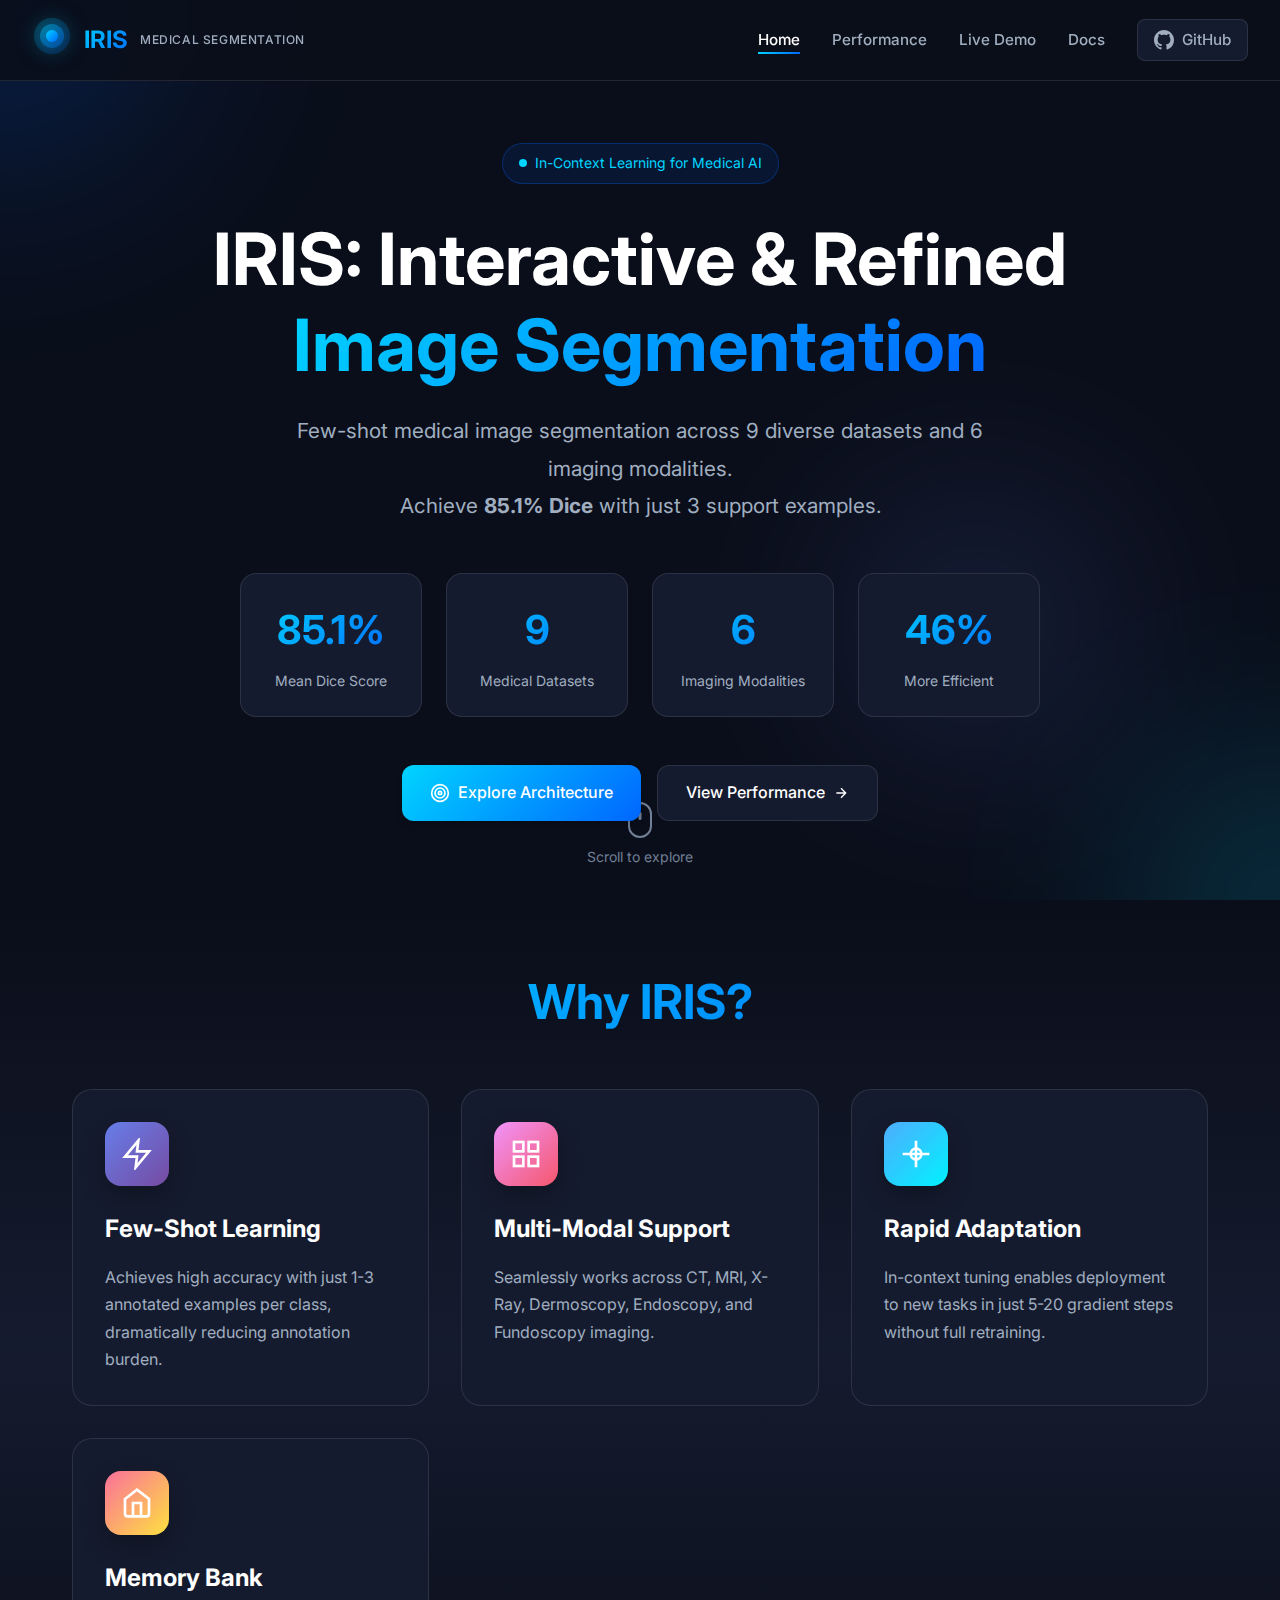
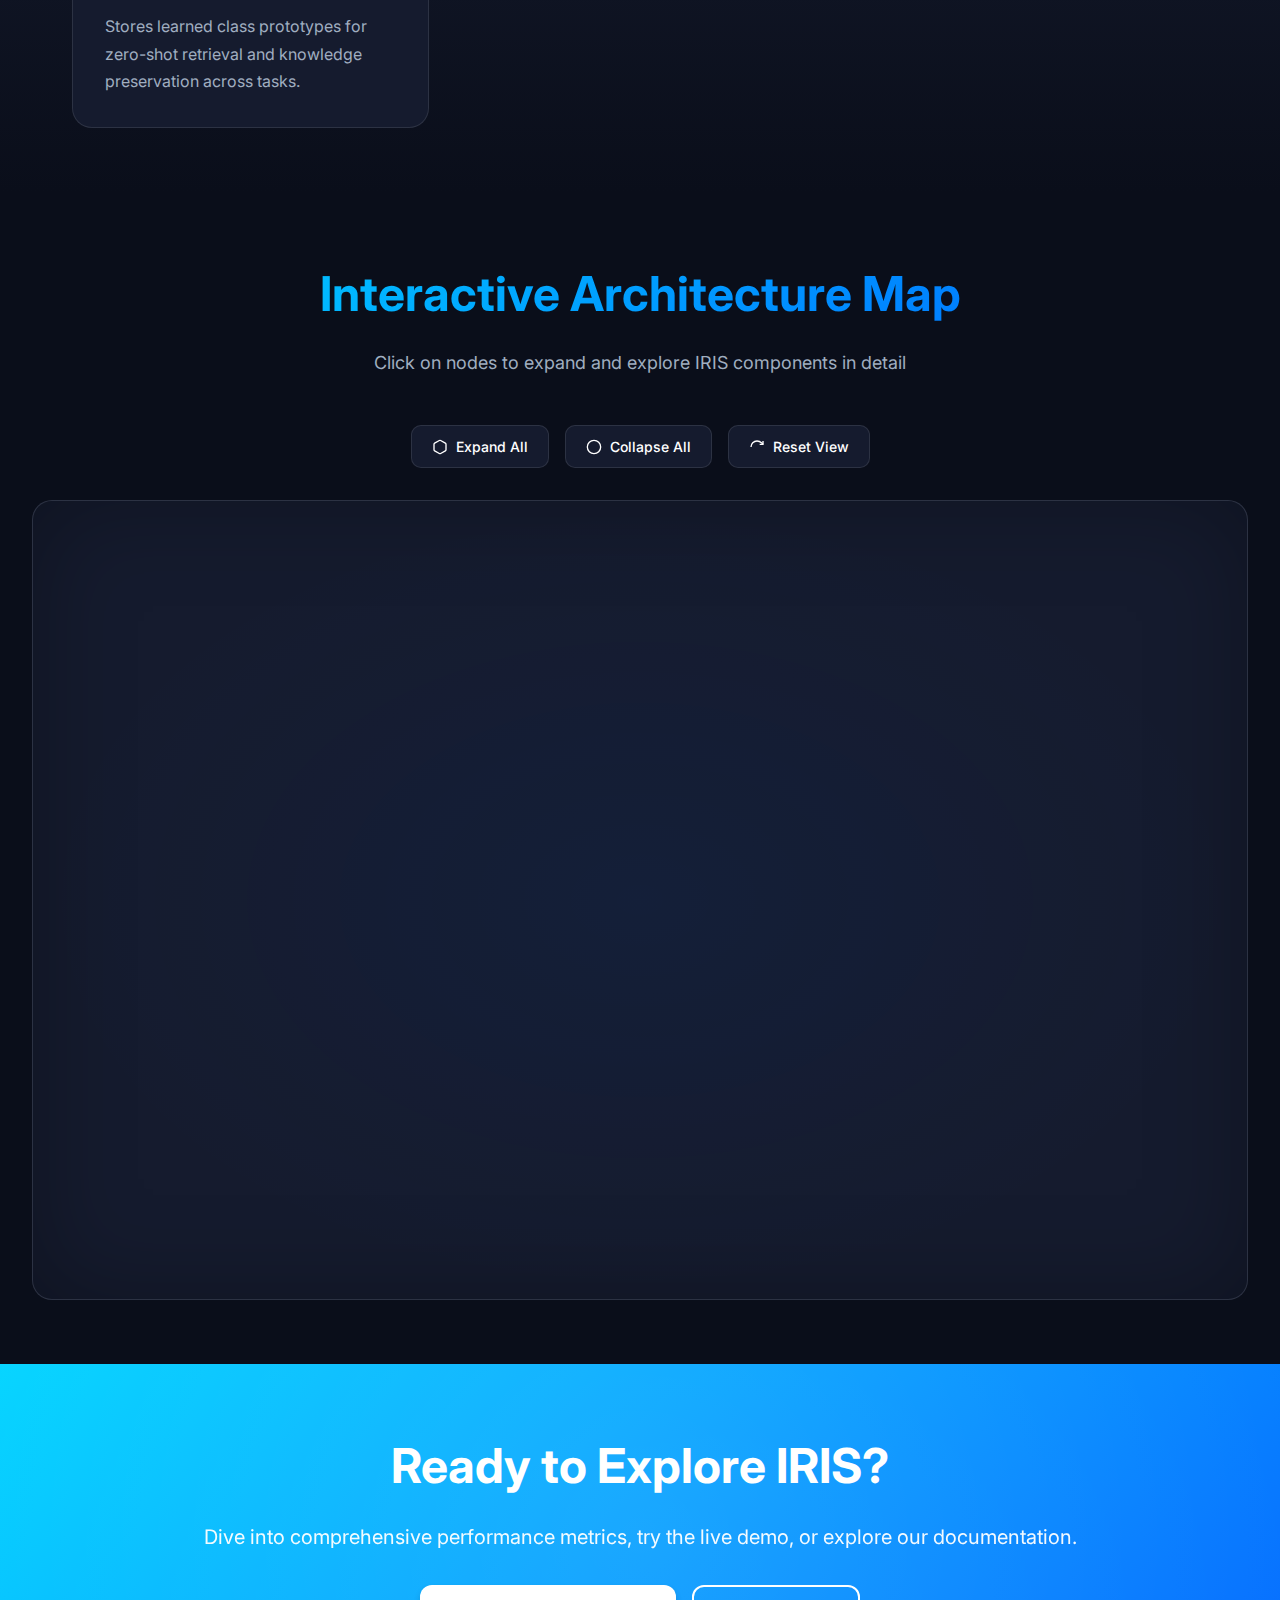
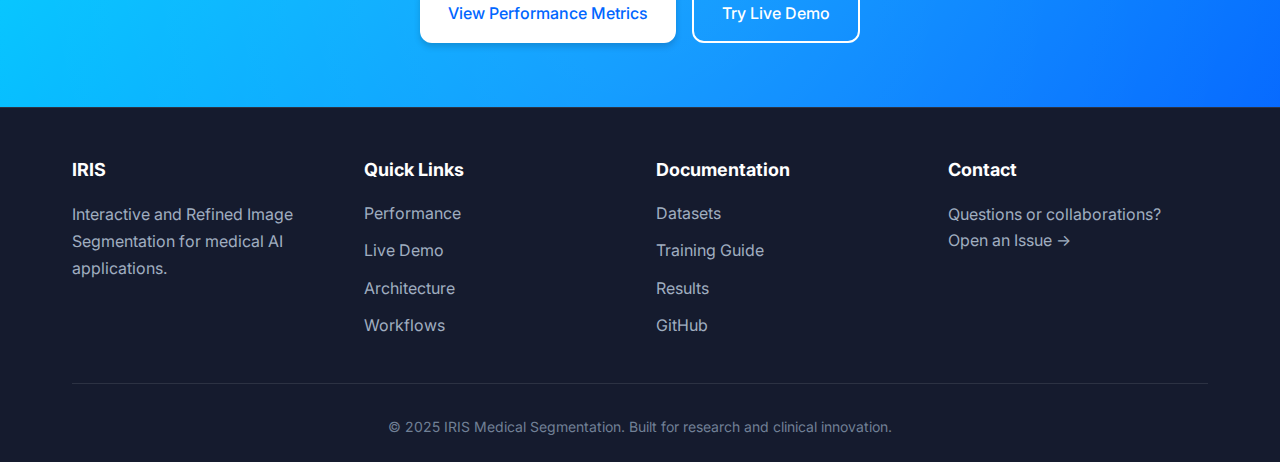
<file: docs/website/index.html>
<!DOCTYPE html>
<html lang="en">
<head>
    <meta charset="UTF-8">
    <meta name="viewport" content="width=device-width, initial-scale=1.0">
    <title>IRIS - Interactive Medical Image Segmentation</title>
    <link rel="stylesheet" href="assets/css/main.css">
    <link rel="stylesheet" href="assets/css/mindmap.css">
    <link rel="preconnect" href="https://fonts.googleapis.com">
    <link rel="preconnect" href="https://fonts.gstatic.com" crossorigin>
    <link href="https://fonts.googleapis.com/css2?family=Inter:wght@300;400;500;600;700&family=Fira+Code:wght@400;500&display=swap" rel="stylesheet">
</head>
<body>
    <!-- Navigation -->
    <nav class="navbar">
        <div class="nav-container">
            <div class="nav-brand">
                <div class="logo-icon">
                    <svg viewBox="0 0 40 40" width="40" height="40">
                        <circle cx="20" cy="20" r="18" fill="url(#grad1)" opacity="0.2"/>
                        <circle cx="20" cy="20" r="12" fill="url(#grad1)" opacity="0.4"/>
                        <circle cx="20" cy="20" r="6" fill="url(#grad1)"/>
                        <defs>
                            <linearGradient id="grad1" x1="0%" y1="0%" x2="100%" y2="100%">
                                <stop offset="0%" style="stop-color:#00d4ff;stop-opacity:1" />
                                <stop offset="100%" style="stop-color:#0066ff;stop-opacity:1" />
                            </linearGradient>
                        </defs>
                    </svg>
                </div>
                <span class="brand-name">IRIS</span>
                <span class="brand-tagline">Medical Segmentation</span>
            </div>
            <ul class="nav-links">
                <li><a href="index.html" class="active">Home</a></li>
                <li><a href="metrics.html">Performance</a></li>
                <li><a href="demo.html">Live Demo</a></li>
                <li><a href="#documentation">Docs</a></li>
                <li><a href="https://github.com/Nachiket1234/IRIS" target="_blank" class="github-link">
                    <svg width="20" height="20" viewBox="0 0 16 16" fill="currentColor">
                        <path d="M8 0C3.58 0 0 3.58 0 8c0 3.54 2.29 6.53 5.47 7.59.4.07.55-.17.55-.38 0-.19-.01-.82-.01-1.49-2.01.37-2.53-.49-2.69-.94-.09-.23-.48-.94-.82-1.13-.28-.15-.68-.52-.01-.53.63-.01 1.08.58 1.23.82.72 1.21 1.87.87 2.33.66.07-.52.28-.87.51-1.07-1.78-.2-3.64-.89-3.64-3.95 0-.87.31-1.59.82-2.15-.08-.2-.36-1.02.08-2.12 0 0 .67-.21 2.2.82.64-.18 1.32-.27 2-.27.68 0 1.36.09 2 .27 1.53-1.04 2.2-.82 2.2-.82.44 1.1.16 1.92.08 2.12.51.56.82 1.27.82 2.15 0 3.07-1.87 3.75-3.65 3.95.29.25.54.73.54 1.48 0 1.07-.01 1.93-.01 2.2 0 .21.15.46.55.38A8.013 8.013 0 0016 8c0-4.42-3.58-8-8-8z"/>
                    </svg>
                    GitHub
                </a></li>
            </ul>
            <button class="nav-toggle" aria-label="Toggle navigation">
                <span></span>
                <span></span>
                <span></span>
            </button>
        </div>
    </nav>

    <!-- Hero Section -->
    <section class="hero">
        <div class="hero-background">
            <div class="gradient-orb orb-1"></div>
            <div class="gradient-orb orb-2"></div>
            <div class="gradient-orb orb-3"></div>
        </div>
        <div class="hero-content">
            <div class="hero-badge">
                <span class="badge-dot"></span>
                <span>In-Context Learning for Medical AI</span>
            </div>
            <h1 class="hero-title">
                IRIS: Interactive & Refined<br/>
                <span class="gradient-text">Image Segmentation</span>
            </h1>
            <p class="hero-subtitle">
                Few-shot medical image segmentation across 9 diverse datasets and 6 imaging modalities.<br/>
                Achieve <strong>85.1% Dice</strong> with just 3 support examples.
            </p>
            <div class="hero-stats">
                <div class="stat-card">
                    <div class="stat-value">85.1%</div>
                    <div class="stat-label">Mean Dice Score</div>
                </div>
                <div class="stat-card">
                    <div class="stat-value">9</div>
                    <div class="stat-label">Medical Datasets</div>
                </div>
                <div class="stat-card">
                    <div class="stat-value">6</div>
                    <div class="stat-label">Imaging Modalities</div>
                </div>
                <div class="stat-card">
                    <div class="stat-value">46%</div>
                    <div class="stat-label">More Efficient</div>
                </div>
            </div>
            <div class="hero-actions">
                <a href="#mindmap" class="btn btn-primary">
                    <svg width="20" height="20" viewBox="0 0 24 24" fill="none" stroke="currentColor" stroke-width="2">
                        <circle cx="12" cy="12" r="10"/>
                        <circle cx="12" cy="12" r="6"/>
                        <circle cx="12" cy="12" r="2"/>
                    </svg>
                    Explore Architecture
                </a>
                <a href="metrics.html" class="btn btn-secondary">
                    View Performance
                    <svg width="16" height="16" viewBox="0 0 24 24" fill="none" stroke="currentColor" stroke-width="2">
                        <path d="M5 12h14M12 5l7 7-7 7"/>
                    </svg>
                </a>
            </div>
        </div>
        <div class="scroll-indicator">
            <div class="scroll-mouse">
                <div class="scroll-wheel"></div>
            </div>
            <span>Scroll to explore</span>
        </div>
    </section>

    <!-- Key Features Section -->
    <section class="features-section">
        <div class="container">
            <h2 class="section-title">Why IRIS?</h2>
            <div class="features-grid">
                <div class="feature-card">
                    <div class="feature-icon" style="background: linear-gradient(135deg, #667eea 0%, #764ba2 100%);">
                        <svg width="32" height="32" viewBox="0 0 24 24" fill="none" stroke="white" stroke-width="2">
                            <path d="M13 2L3 14h9l-1 8 10-12h-9l1-8z"/>
                        </svg>
                    </div>
                    <h3>Few-Shot Learning</h3>
                    <p>Achieves high accuracy with just 1-3 annotated examples per class, dramatically reducing annotation burden.</p>
                </div>
                <div class="feature-card">
                    <div class="feature-icon" style="background: linear-gradient(135deg, #f093fb 0%, #f5576c 100%);">
                        <svg width="32" height="32" viewBox="0 0 24 24" fill="none" stroke="white" stroke-width="2">
                            <rect x="3" y="3" width="7" height="7"/>
                            <rect x="14" y="3" width="7" height="7"/>
                            <rect x="14" y="14" width="7" height="7"/>
                            <rect x="3" y="14" width="7" height="7"/>
                        </svg>
                    </div>
                    <h3>Multi-Modal Support</h3>
                    <p>Seamlessly works across CT, MRI, X-Ray, Dermoscopy, Endoscopy, and Fundoscopy imaging.</p>
                </div>
                <div class="feature-card">
                    <div class="feature-icon" style="background: linear-gradient(135deg, #4facfe 0%, #00f2fe 100%);">
                        <svg width="32" height="32" viewBox="0 0 24 24" fill="none" stroke="white" stroke-width="2">
                            <path d="M12 2v20M2 12h20"/>
                            <circle cx="12" cy="12" r="4"/>
                        </svg>
                    </div>
                    <h3>Rapid Adaptation</h3>
                    <p>In-context tuning enables deployment to new tasks in just 5-20 gradient steps without full retraining.</p>
                </div>
                <div class="feature-card">
                    <div class="feature-icon" style="background: linear-gradient(135deg, #fa709a 0%, #fee140 100%);">
                        <svg width="32" height="32" viewBox="0 0 24 24" fill="none" stroke="white" stroke-width="2">
                            <path d="M3 9l9-7 9 7v11a2 2 0 0 1-2 2H5a2 2 0 0 1-2-2z"/>
                            <polyline points="9 22 9 12 15 12 15 22"/>
                        </svg>
                    </div>
                    <h3>Memory Bank</h3>
                    <p>Stores learned class prototypes for zero-shot retrieval and knowledge preservation across tasks.</p>
                </div>
            </div>
        </div>
    </section>

    <!-- Interactive Mindmap Section -->
    <section id="mindmap" class="mindmap-section">
        <div class="container-full">
            <div class="mindmap-header">
                <h2 class="section-title">Interactive Architecture Map</h2>
                <p class="section-subtitle">Click on nodes to expand and explore IRIS components in detail</p>
                <div class="mindmap-controls">
                    <button id="expand-all" class="control-btn">
                        <svg width="16" height="16" viewBox="0 0 24 24" fill="none" stroke="currentColor" stroke-width="2">
                            <path d="M21 16V8a2 2 0 0 0-1-1.73l-7-4a2 2 0 0 0-2 0l-7 4A2 2 0 0 0 3 8v8a2 2 0 0 0 1 1.73l7 4a2 2 0 0 0 2 0l7-4A2 2 0 0 0 21 16z"/>
                        </svg>
                        Expand All
                    </button>
                    <button id="collapse-all" class="control-btn">
                        <svg width="16" height="16" viewBox="0 0 24 24" fill="none" stroke="currentColor" stroke-width="2">
                            <circle cx="12" cy="12" r="10"/>
                        </svg>
                        Collapse All
                    </button>
                    <button id="reset-view" class="control-btn">
                        <svg width="16" height="16" viewBox="0 0 24 24" fill="none" stroke="currentColor" stroke-width="2">
                            <path d="M3 12a9 9 0 0 1 9-9 9.75 9.75 0 0 1 6.74 2.74L21 8"/>
                            <path d="M21 3v5h-5"/>
                        </svg>
                        Reset View
                    </button>
                </div>
            </div>
            <div id="mindmap-container" class="mindmap-canvas"></div>
            <div id="node-details" class="node-details-panel">
                <div class="details-header">
                    <h3 id="details-title">Select a node</h3>
                    <button id="close-details" class="close-btn">&times;</button>
                </div>
                <div id="details-content" class="details-content">
                    <p>Click on any node in the mindmap to view detailed information.</p>
                </div>
            </div>
        </div>
    </section>

    <!-- CTA Section -->
    <section class="cta-section">
        <div class="container">
            <div class="cta-content">
                <h2>Ready to Explore IRIS?</h2>
                <p>Dive into comprehensive performance metrics, try the live demo, or explore our documentation.</p>
                <div class="cta-buttons">
                    <a href="metrics.html" class="btn btn-primary">View Performance Metrics</a>
                    <a href="demo.html" class="btn btn-outline">Try Live Demo</a>
                </div>
            </div>
        </div>
    </section>

    <!-- Footer -->
    <footer class="footer">
        <div class="container">
            <div class="footer-grid">
                <div class="footer-col">
                    <h4>IRIS</h4>
                    <p>Interactive and Refined Image Segmentation for medical AI applications.</p>
                </div>
                <div class="footer-col">
                    <h4>Quick Links</h4>
                    <ul>
                        <li><a href="metrics.html">Performance</a></li>
                        <li><a href="demo.html">Live Demo</a></li>
                        <li><a href="../ARCHITECTURE_GUIDE.md">Architecture</a></li>
                        <li><a href="../WORKFLOW_COMPLETE.md">Workflows</a></li>
                    </ul>
                </div>
                <div class="footer-col">
                    <h4>Documentation</h4>
                    <ul>
                        <li><a href="../DATASET_ANALYSIS.md">Datasets</a></li>
                        <li><a href="../TRAINING_GUIDE.md">Training Guide</a></li>
                        <li><a href="../RESULTS_COMPREHENSIVE.md">Results</a></li>
                        <li><a href="https://github.com/Nachiket1234/IRIS">GitHub</a></li>
                    </ul>
                </div>
                <div class="footer-col">
                    <h4>Contact</h4>
                    <p>Questions or collaborations?</p>
                    <a href="https://github.com/Nachiket1234/IRIS/issues" class="footer-link">Open an Issue →</a>
                </div>
            </div>
            <div class="footer-bottom">
                <p>&copy; 2025 IRIS Medical Segmentation. Built for research and clinical innovation.</p>
            </div>
        </div>
    </footer>

    <!-- Scripts -->
    <script src="https://d3js.org/d3.v7.min.js"></script>
    <script src="assets/js/mindmap-data.js"></script>
    <script src="assets/js/mindmap.js"></script>
    <script src="assets/js/main.js"></script>
</body>
</html>
</file>
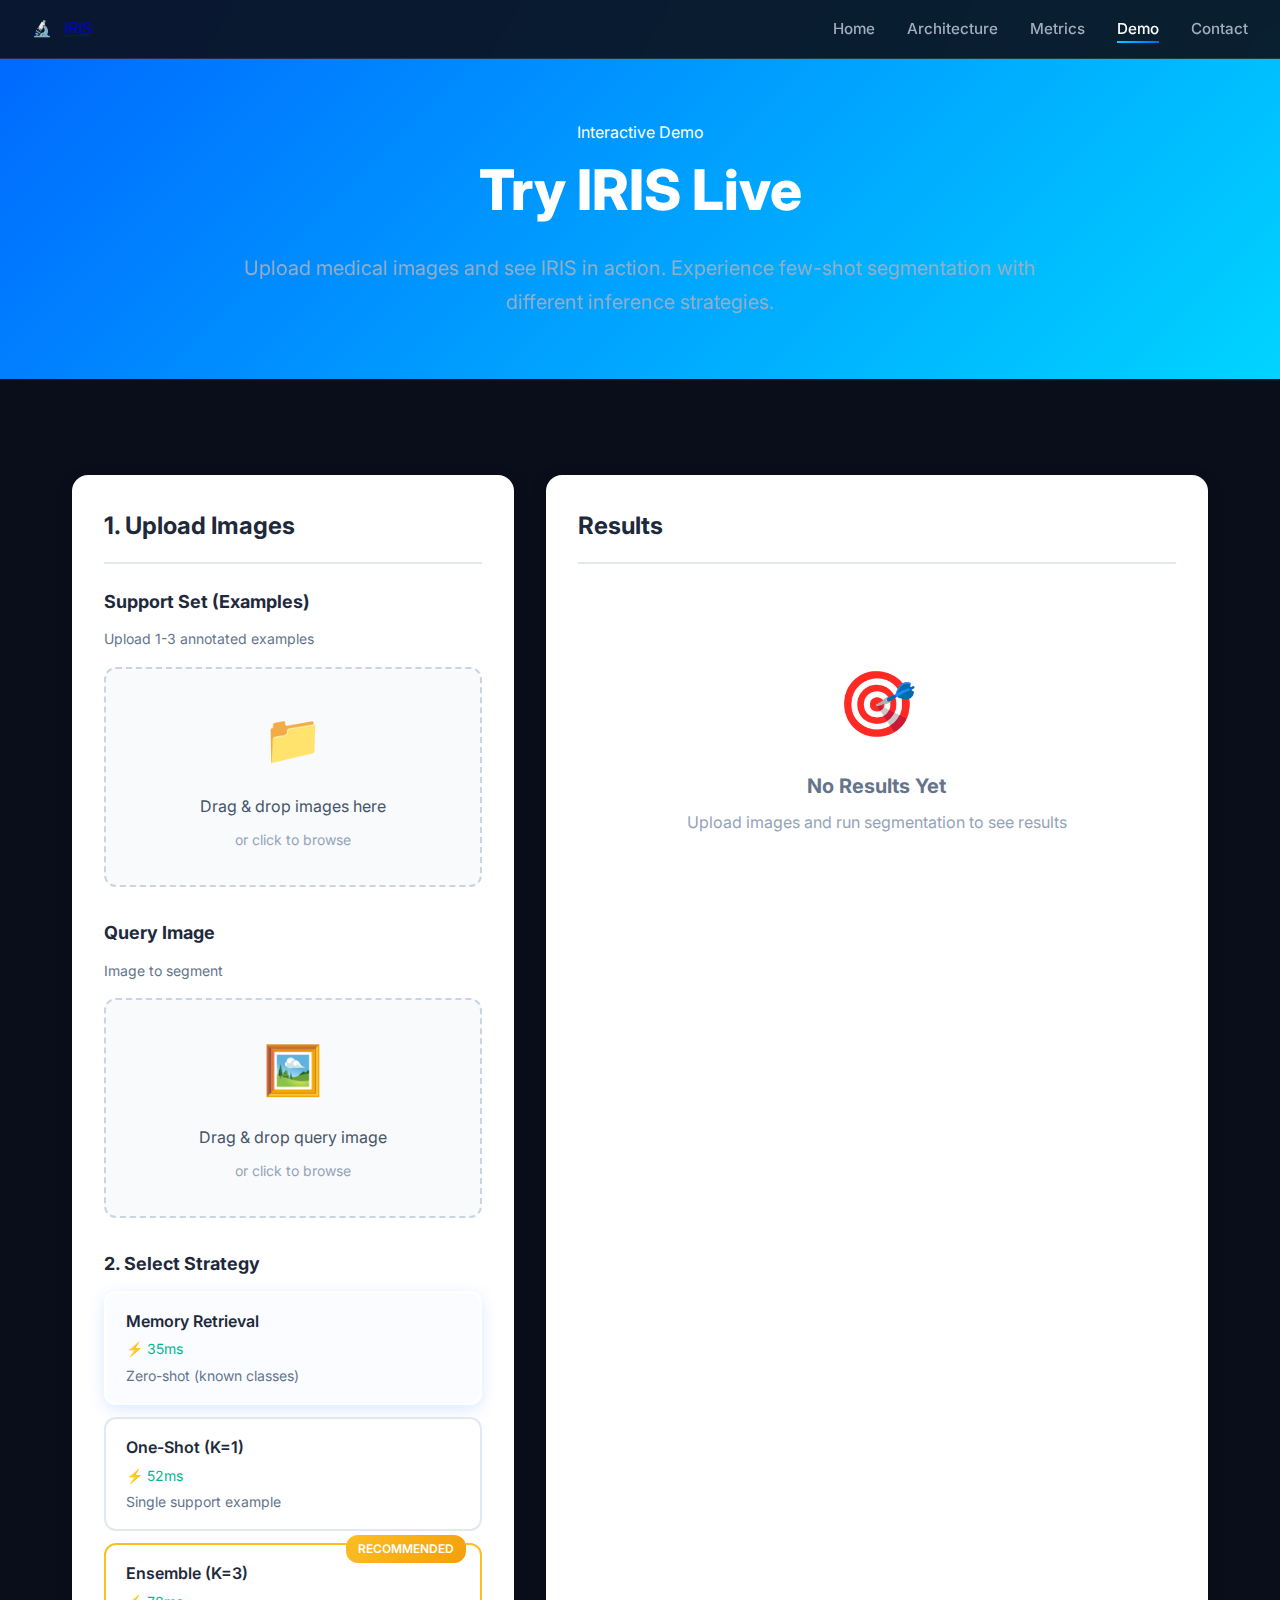
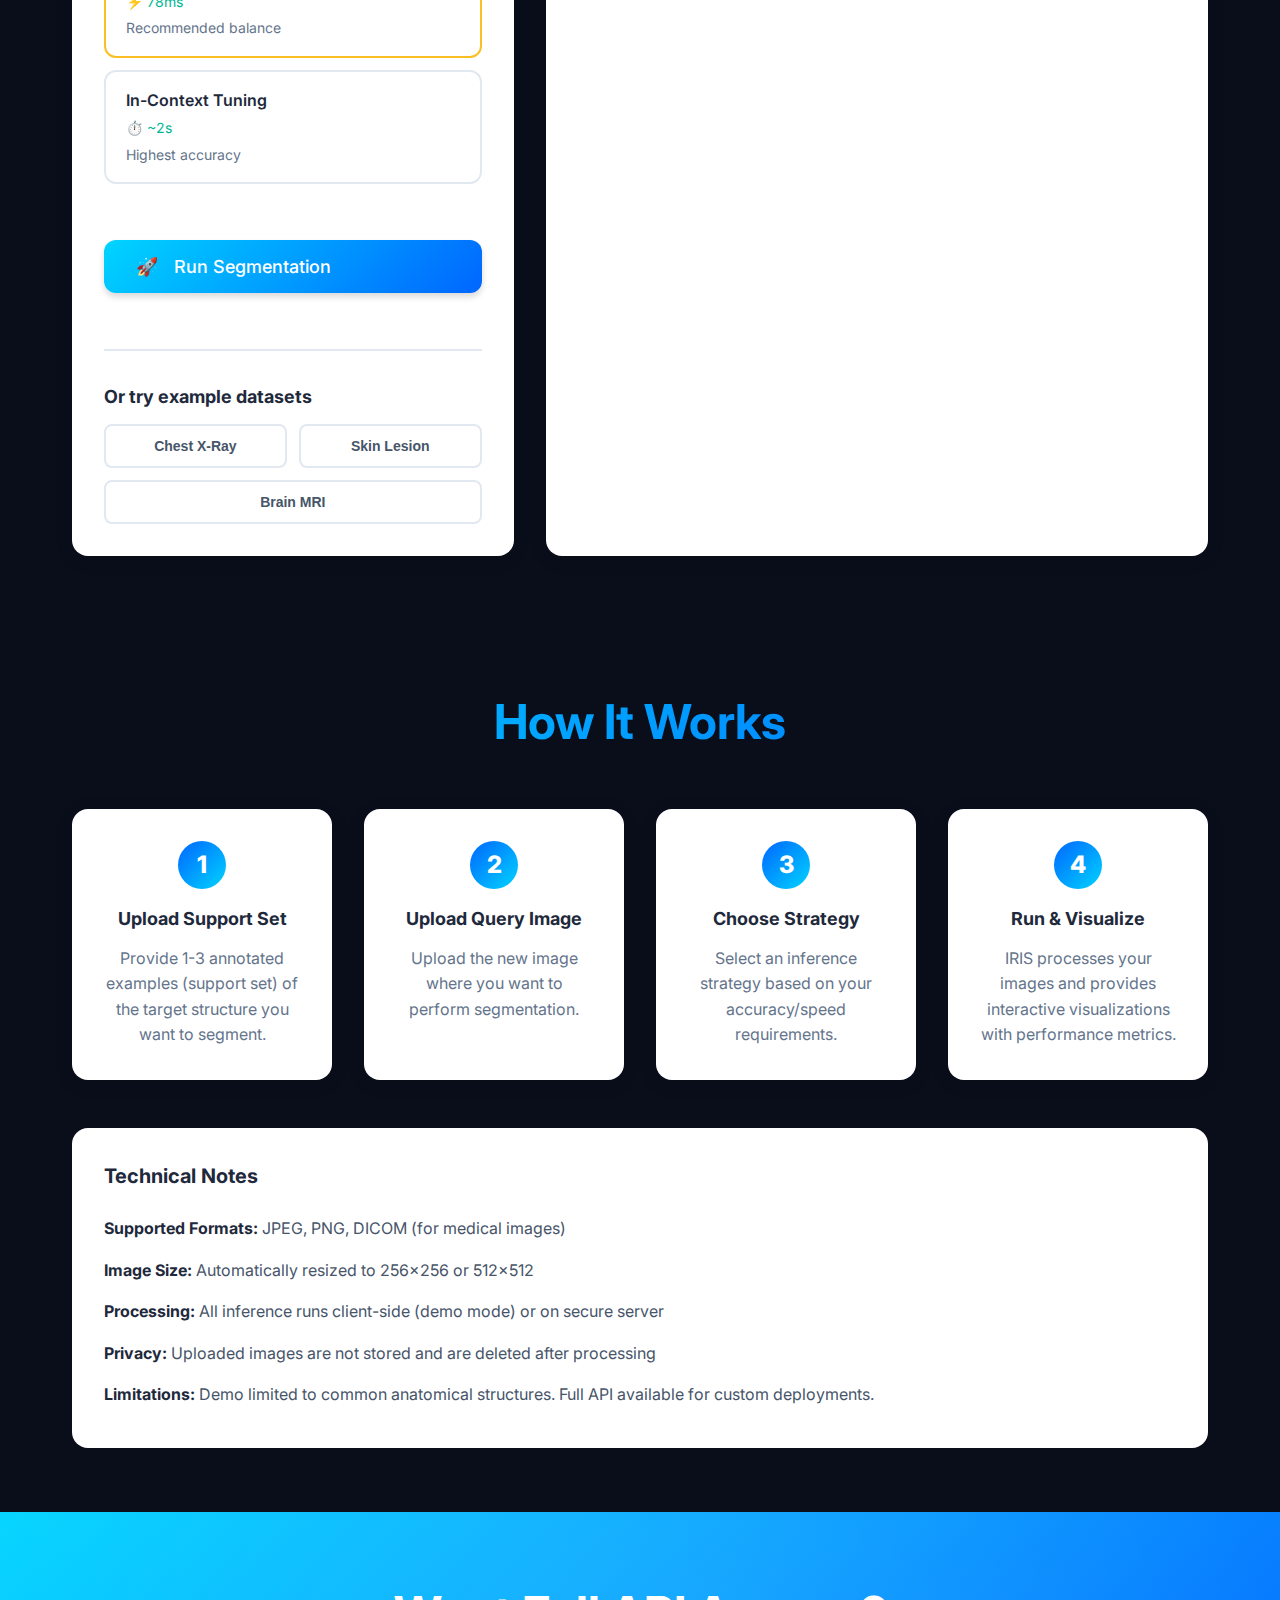
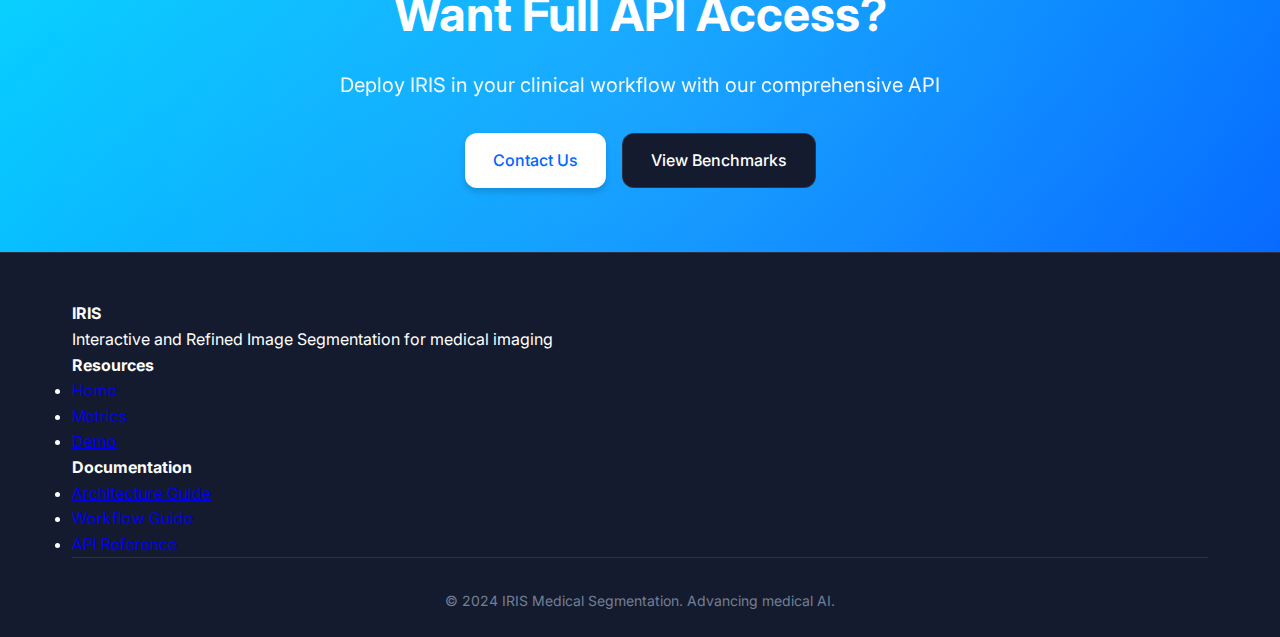
<file: docs/website/demo.html>
<!DOCTYPE html>
<html lang="en">
<head>
    <meta charset="UTF-8">
    <meta name="viewport" content="width=device-width, initial-scale=1.0">
    <title>Live Demo - IRIS Medical Segmentation</title>
    <meta name="description" content="Try IRIS live medical image segmentation with your own images">
    
    <!-- Fonts -->
    <link rel="preconnect" href="https://fonts.googleapis.com">
    <link rel="preconnect" href="https://fonts.gstatic.com" crossorigin>
    <link href="https://fonts.googleapis.com/css2?family=Inter:wght@300;400;500;600;700;800&family=Fira+Code:wght@400;500&display=swap" rel="stylesheet">
    
    <!-- Styles -->
    <link rel="stylesheet" href="assets/css/main.css">
    <link rel="stylesheet" href="assets/css/demo.css">
</head>
<body>
    <!-- Navigation -->
    <nav class="navbar">
        <div class="nav-container">
            <a href="index.html" class="nav-brand">
                <span class="brand-icon">🔬</span>
                <span class="brand-text">IRIS</span>
            </a>
            <ul class="nav-links">
                <li><a href="index.html">Home</a></li>
                <li><a href="index.html#mindmap">Architecture</a></li>
                <li><a href="metrics.html">Metrics</a></li>
                <li><a href="demo.html" class="active">Demo</a></li>
                <li><a href="#contact">Contact</a></li>
            </ul>
        </div>
    </nav>

    <!-- Hero Section -->
    <section class="demo-hero">
        <div class="container">
            <div class="fade-in-up">
                <span class="section-badge">Interactive Demo</span>
                <h1>Try IRIS Live</h1>
                <p class="hero-subtitle">
                    Upload medical images and see IRIS in action. Experience few-shot segmentation
                    with different inference strategies.
                </p>
            </div>
        </div>
    </section>

    <!-- Demo Interface -->
    <section class="section">
        <div class="container">
            <div class="demo-interface">
                
                <!-- Left Panel: Upload & Controls -->
                <div class="demo-panel upload-panel">
                    <h3>1. Upload Images</h3>
                    
                    <!-- Support Set Upload -->
                    <div class="upload-section">
                        <h4>Support Set (Examples)</h4>
                        <p class="upload-description">Upload 1-3 annotated examples</p>
                        <div class="upload-zone" id="support-upload">
                            <div class="upload-icon">📁</div>
                            <p>Drag & drop images here</p>
                            <span class="upload-hint">or click to browse</span>
                            <input type="file" id="support-file-input" accept="image/*" multiple hidden>
                        </div>
                        <div class="uploaded-files" id="support-files"></div>
                    </div>
                    
                    <!-- Query Image Upload -->
                    <div class="upload-section">
                        <h4>Query Image</h4>
                        <p class="upload-description">Image to segment</p>
                        <div class="upload-zone" id="query-upload">
                            <div class="upload-icon">🖼️</div>
                            <p>Drag & drop query image</p>
                            <span class="upload-hint">or click to browse</span>
                            <input type="file" id="query-file-input" accept="image/*" hidden>
                        </div>
                        <div class="uploaded-files" id="query-file"></div>
                    </div>
                    
                    <!-- Strategy Selection -->
                    <div class="strategy-selection">
                        <h4>2. Select Strategy</h4>
                        <div class="strategy-options">
                            <label class="strategy-option">
                                <input type="radio" name="strategy" value="memory" checked>
                                <div class="option-content">
                                    <span class="option-name">Memory Retrieval</span>
                                    <span class="option-speed">⚡ 35ms</span>
                                    <span class="option-desc">Zero-shot (known classes)</span>
                                </div>
                            </label>
                            
                            <label class="strategy-option">
                                <input type="radio" name="strategy" value="one-shot">
                                <div class="option-content">
                                    <span class="option-name">One-Shot (K=1)</span>
                                    <span class="option-speed">⚡ 52ms</span>
                                    <span class="option-desc">Single support example</span>
                                </div>
                            </label>
                            
                            <label class="strategy-option recommended">
                                <input type="radio" name="strategy" value="ensemble">
                                <div class="option-content">
                                    <span class="option-name">Ensemble (K=3)</span>
                                    <span class="option-speed">⚡ 78ms</span>
                                    <span class="option-desc">Recommended balance</span>
                                    <span class="rec-badge">Recommended</span>
                                </div>
                            </label>
                            
                            <label class="strategy-option">
                                <input type="radio" name="strategy" value="tuning">
                                <div class="option-content">
                                    <span class="option-name">In-Context Tuning</span>
                                    <span class="option-speed">⏱️ ~2s</span>
                                    <span class="option-desc">Highest accuracy</span>
                                </div>
                            </label>
                        </div>
                    </div>
                    
                    <!-- Run Button -->
                    <button class="btn btn-primary btn-large" id="run-segmentation">
                        <span class="btn-icon">🚀</span>
                        Run Segmentation
                    </button>
                    
                    <!-- Example Datasets -->
                    <div class="example-datasets">
                        <h4>Or try example datasets</h4>
                        <div class="example-buttons">
                            <button class="btn-example" data-dataset="chest-xray">
                                Chest X-Ray
                            </button>
                            <button class="btn-example" data-dataset="isic">
                                Skin Lesion
                            </button>
                            <button class="btn-example" data-dataset="brain-mri">
                                Brain MRI
                            </button>
                        </div>
                    </div>
                </div>
                
                <!-- Right Panel: Results -->
                <div class="demo-panel results-panel">
                    <h3>Results</h3>
                    
                    <!-- Placeholder State -->
                    <div class="placeholder-state" id="placeholder">
                        <div class="placeholder-icon">🎯</div>
                        <h4>No Results Yet</h4>
                        <p>Upload images and run segmentation to see results</p>
                    </div>
                    
                    <!-- Results Content (Hidden initially) -->
                    <div class="results-content" id="results" style="display: none;">
                        
                        <!-- Visualization Tabs -->
                        <div class="viz-tabs">
                            <button class="viz-tab active" data-tab="overlay">Overlay</button>
                            <button class="viz-tab" data-tab="sidebyside">Side-by-Side</button>
                            <button class="viz-tab" data-tab="mask">Mask Only</button>
                            <button class="viz-tab" data-tab="confidence">Confidence</button>
                        </div>
                        
                        <!-- Visualization Area -->
                        <div class="viz-area">
                            <div class="viz-panel active" id="tab-overlay">
                                <canvas id="canvas-overlay"></canvas>
                            </div>
                            <div class="viz-panel" id="tab-sidebyside">
                                <div class="side-by-side">
                                    <div class="side-image">
                                        <span class="side-label">Original</span>
                                        <canvas id="canvas-original"></canvas>
                                    </div>
                                    <div class="side-image">
                                        <span class="side-label">Segmentation</span>
                                        <canvas id="canvas-segmented"></canvas>
                                    </div>
                                </div>
                            </div>
                            <div class="viz-panel" id="tab-mask">
                                <canvas id="canvas-mask"></canvas>
                            </div>
                            <div class="viz-panel" id="tab-confidence">
                                <canvas id="canvas-confidence"></canvas>
                                <div class="confidence-legend">
                                    <span>Low</span>
                                    <div class="legend-gradient"></div>
                                    <span>High</span>
                                </div>
                            </div>
                        </div>
                        
                        <!-- Metrics Display -->
                        <div class="result-metrics">
                            <div class="result-metric">
                                <span class="metric-label">Dice Score</span>
                                <span class="metric-value" id="dice-score">—</span>
                            </div>
                            <div class="result-metric">
                                <span class="metric-label">IoU</span>
                                <span class="metric-value" id="iou-score">—</span>
                            </div>
                            <div class="result-metric">
                                <span class="metric-label">Inference Time</span>
                                <span class="metric-value" id="inference-time">—</span>
                            </div>
                            <div class="result-metric">
                                <span class="metric-label">Confidence</span>
                                <span class="metric-value" id="confidence">—</span>
                            </div>
                        </div>
                        
                        <!-- Download Button -->
                        <button class="btn btn-secondary" id="download-results">
                            <span class="btn-icon">💾</span>
                            Download Results
                        </button>
                    </div>
                    
                    <!-- Loading State -->
                    <div class="loading-state" id="loading" style="display: none;">
                        <div class="spinner"></div>
                        <p>Processing segmentation...</p>
                        <span class="loading-detail" id="loading-detail">Initializing model</span>
                    </div>
                </div>
            </div>
        </div>
    </section>

    <!-- Info Section -->
    <section class="section bg-light">
        <div class="container">
            <h2 class="section-title">How It Works</h2>
            <div class="how-it-works">
                <div class="step-card">
                    <div class="step-number">1</div>
                    <h4>Upload Support Set</h4>
                    <p>Provide 1-3 annotated examples (support set) of the target structure you want to segment.</p>
                </div>
                
                <div class="step-card">
                    <div class="step-number">2</div>
                    <h4>Upload Query Image</h4>
                    <p>Upload the new image where you want to perform segmentation.</p>
                </div>
                
                <div class="step-card">
                    <div class="step-number">3</div>
                    <h4>Choose Strategy</h4>
                    <p>Select an inference strategy based on your accuracy/speed requirements.</p>
                </div>
                
                <div class="step-card">
                    <div class="step-number">4</div>
                    <h4>Run & Visualize</h4>
                    <p>IRIS processes your images and provides interactive visualizations with performance metrics.</p>
                </div>
            </div>
            
            <!-- Technical Notes -->
            <div class="tech-notes">
                <h3>Technical Notes</h3>
                <ul>
                    <li><strong>Supported Formats:</strong> JPEG, PNG, DICOM (for medical images)</li>
                    <li><strong>Image Size:</strong> Automatically resized to 256×256 or 512×512</li>
                    <li><strong>Processing:</strong> All inference runs client-side (demo mode) or on secure server</li>
                    <li><strong>Privacy:</strong> Uploaded images are not stored and are deleted after processing</li>
                    <li><strong>Limitations:</strong> Demo limited to common anatomical structures. Full API available for custom deployments.</li>
                </ul>
            </div>
        </div>
    </section>

    <!-- Call to Action -->
    <section class="cta-section">
        <div class="container">
            <div class="cta-content">
                <h2>Want Full API Access?</h2>
                <p>Deploy IRIS in your clinical workflow with our comprehensive API</p>
                <div class="cta-buttons">
                    <a href="#contact" class="btn btn-primary">Contact Us</a>
                    <a href="metrics.html" class="btn btn-secondary">View Benchmarks</a>
                </div>
            </div>
        </div>
    </section>

    <!-- Footer -->
    <footer class="footer">
        <div class="container">
            <div class="footer-content">
                <div class="footer-section">
                    <h4>IRIS</h4>
                    <p>Interactive and Refined Image Segmentation for medical imaging</p>
                </div>
                <div class="footer-section">
                    <h4>Resources</h4>
                    <ul>
                        <li><a href="index.html">Home</a></li>
                        <li><a href="metrics.html">Metrics</a></li>
                        <li><a href="demo.html">Demo</a></li>
                    </ul>
                </div>
                <div class="footer-section">
                    <h4>Documentation</h4>
                    <ul>
                        <li><a href="#">Architecture Guide</a></li>
                        <li><a href="#">Workflow Guide</a></li>
                        <li><a href="#">API Reference</a></li>
                    </ul>
                </div>
            </div>
            <div class="footer-bottom">
                <p>&copy; 2024 IRIS Medical Segmentation. Advancing medical AI.</p>
            </div>
        </div>
    </footer>

    <!-- Scripts -->
    <script src="assets/js/main.js"></script>
    <script src="assets/js/demo.js"></script>
</body>
</html>
</file>
<file: docs/website/assets/css/mindmap.css>
/* ===== MINDMAP SECTION ===== */
.mindmap-section {
    background: var(--bg-dark);
    padding: 4rem 0;
    min-height: 100vh;
}

.mindmap-header {
    text-align: center;
    margin-bottom: 2rem;
}

.mindmap-controls {
    display: flex;
    gap: 1rem;
    justify-content: center;
    margin-top: 1.5rem;
    flex-wrap: wrap;
}

.control-btn {
    display: inline-flex;
    align-items: center;
    gap: 0.5rem;
    padding: 0.75rem 1.25rem;
    background: var(--bg-card);
    color: var(--text-primary);
    border: 1px solid var(--border);
    border-radius: 10px;
    font-size: 0.875rem;
    font-weight: 500;
    cursor: pointer;
    transition: var(--transition-base);
    font-family: var(--font-primary);
}

.control-btn:hover {
    background: var(--bg-hover);
    border-color: var(--primary-light);
    transform: translateY(-2px);
    box-shadow: var(--shadow-md);
}

.control-btn:active {
    transform: translateY(0);
}

.control-btn svg {
    flex-shrink: 0;
}

/* ===== MINDMAP CANVAS ===== */
.mindmap-canvas {
    width: 100%;
    height: 800px;
    background: radial-gradient(ellipse at center, rgba(0, 102, 255, 0.05) 0%, transparent 70%),
                var(--bg-card);
    border: 1px solid var(--border);
    border-radius: 20px;
    position: relative;
    overflow: hidden;
    box-shadow: inset 0 0 100px rgba(0, 0, 0, 0.3);
}

/* ===== D3 NODES & LINKS ===== */
.mindmap-node {
    cursor: pointer;
    transition: all 0.3s cubic-bezier(0.4, 0, 0.2, 1);
}

.mindmap-node circle {
    stroke-width: 2.5px;
    transition: all 0.3s ease;
    filter: drop-shadow(0 4px 8px rgba(0, 0, 0, 0.3));
}

.mindmap-node:hover circle {
    stroke-width: 3.5px;
    filter: drop-shadow(0 8px 16px rgba(0, 0, 0, 0.5));
}

.mindmap-node.root circle {
    fill: url(#gradient-root);
    stroke: #00d4ff;
    r: 60;
}

.mindmap-node.level-1 circle {
    fill: url(#gradient-level1);
    stroke: #0066ff;
    r: 45;
}

.mindmap-node.level-2 circle {
    fill: url(#gradient-level2);
    stroke: #667eea;
    r: 35;
}

.mindmap-node.level-3 circle {
    fill: var(--bg-card);
    stroke: #f5576c;
    r: 25;
}

.mindmap-node.expanded circle {
    stroke-width: 4px;
    filter: drop-shadow(0 0 20px currentColor);
}

.mindmap-node.collapsed circle {
    opacity: 0.7;
}

.mindmap-node text {
    font-family: var(--font-primary);
    font-weight: 600;
    font-size: 13px;
    fill: white;
    text-anchor: middle;
    dominant-baseline: middle;
    pointer-events: none;
    user-select: none;
}

.mindmap-node.root text {
    font-size: 16px;
    font-weight: 700;
}

.mindmap-node.level-1 text {
    font-size: 14px;
}

.mindmap-node.level-2 text {
    font-size: 12px;
}

.mindmap-node.level-3 text {
    font-size: 11px;
}

/* Multi-line text */
.mindmap-node tspan {
    display: block;
}

/* ===== LINKS (Connections) ===== */
.mindmap-link {
    fill: none;
    stroke-width: 2px;
    opacity: 0.6;
    transition: all 0.3s ease;
}

.mindmap-link.link-level-1 {
    stroke: url(#gradient-link1);
}

.mindmap-link.link-level-2 {
    stroke: url(#gradient-link2);
}

.mindmap-link.link-level-3 {
    stroke: url(#gradient-link3);
}

.mindmap-link:hover {
    opacity: 1;
    stroke-width: 3px;
}

/* Animated link glow */
.mindmap-link.active {
    stroke-width: 3px;
    opacity: 1;
    animation: linkPulse 2s ease-in-out infinite;
}

@keyframes linkPulse {
    0%, 100% {
        opacity: 0.6;
        stroke-width: 2px;
    }
    50% {
        opacity: 1;
        stroke-width: 3.5px;
    }
}

/* ===== NODE DETAILS PANEL ===== */
.node-details-panel {
    position: absolute;
    top: 2rem;
    right: 2rem;
    width: 350px;
    max-height: calc(100% - 4rem);
    background: rgba(21, 27, 46, 0.95);
    backdrop-filter: blur(20px);
    border: 1px solid var(--border);
    border-radius: 16px;
    padding: 1.5rem;
    box-shadow: var(--shadow-xl);
    transform: translateX(400px);
    opacity: 0;
    transition: all 0.4s cubic-bezier(0.4, 0, 0.2, 1);
    z-index: 100;
    overflow-y: auto;
}

.node-details-panel.active {
    transform: translateX(0);
    opacity: 1;
}

.node-details-panel::-webkit-scrollbar {
    width: 6px;
}

.node-details-panel::-webkit-scrollbar-track {
    background: rgba(255, 255, 255, 0.05);
    border-radius: 3px;
}

.node-details-panel::-webkit-scrollbar-thumb {
    background: rgba(0, 102, 255, 0.5);
    border-radius: 3px;
}

.node-details-panel::-webkit-scrollbar-thumb:hover {
    background: rgba(0, 102, 255, 0.7);
}

.details-header {
    display: flex;
    align-items: flex-start;
    justify-content: space-between;
    margin-bottom: 1rem;
    padding-bottom: 1rem;
    border-bottom: 1px solid var(--border);
}

.details-header h3 {
    font-size: 1.25rem;
    color: var(--text-primary);
    margin: 0;
}

.close-btn {
    background: none;
    border: none;
    color: var(--text-secondary);
    font-size: 1.5rem;
    cursor: pointer;
    padding: 0;
    width: 28px;
    height: 28px;
    display: flex;
    align-items: center;
    justify-content: center;
    border-radius: 6px;
    transition: var(--transition-fast);
}

.close-btn:hover {
    background: rgba(255, 255, 255, 0.1);
    color: var(--text-primary);
}

.details-content {
    color: var(--text-secondary);
    line-height: 1.7;
}

.details-content p {
    margin-bottom: 1rem;
}

.details-content ul {
    list-style: none;
    padding-left: 0;
}

.details-content li {
    padding: 0.5rem 0;
    border-bottom: 1px solid rgba(255, 255, 255, 0.05);
}

.details-content li:last-child {
    border-bottom: none;
}

.details-badge {
    display: inline-block;
    padding: 0.25rem 0.75rem;
    background: rgba(0, 102, 255, 0.2);
    border: 1px solid rgba(0, 102, 255, 0.4);
    border-radius: 12px;
    font-size: 0.75rem;
    color: var(--primary-light);
    margin-top: 0.5rem;
}

.details-metric {
    display: flex;
    justify-content: space-between;
    padding: 0.75rem;
    background: rgba(0, 102, 255, 0.05);
    border-radius: 8px;
    margin: 0.5rem 0;
}

.metric-label {
    color: var(--text-secondary);
    font-size: 0.875rem;
}

.metric-value {
    color: var(--primary-light);
    font-weight: 600;
    font-size: 0.875rem;
}

/* ===== NODE TYPE INDICATORS ===== */
.node-type-architecture {
    fill: url(#gradient-architecture);
}

.node-type-inference {
    fill: url(#gradient-inference);
}

.node-type-validation {
    fill: url(#gradient-validation);
}

.node-type-implementation {
    fill: url(#gradient-implementation);
}

/* ===== ZOOM & PAN CONTROLS ===== */
.mindmap-zoom-controls {
    position: absolute;
    bottom: 2rem;
    right: 2rem;
    display: flex;
    flex-direction: column;
    gap: 0.5rem;
    z-index: 50;
}

.zoom-btn {
    width: 40px;
    height: 40px;
    background: var(--bg-card);
    border: 1px solid var(--border);
    border-radius: 8px;
    color: var(--text-primary);
    font-size: 1.25rem;
    cursor: pointer;
    transition: var(--transition-base);
    display: flex;
    align-items: center;
    justify-content: center;
}

.zoom-btn:hover {
    background: var(--bg-hover);
    border-color: var(--primary-light);
    box-shadow: var(--shadow-md);
}

/* ===== LOADING STATE ===== */
.mindmap-loading {
    position: absolute;
    top: 50%;
    left: 50%;
    transform: translate(-50%, -50%);
    text-align: center;
}

.mindmap-loading .spinner {
    width: 50px;
    height: 50px;
    border: 3px solid rgba(0, 102, 255, 0.2);
    border-top-color: var(--primary);
    border-radius: 50%;
    animation: spin 0.8s linear infinite;
}

@keyframes spin {
    to { transform: rotate(360deg); }
}

.mindmap-loading p {
    margin-top: 1rem;
    color: var(--text-secondary);
    font-size: 0.875rem;
}

/* ===== TOOLTIP ===== */
.mindmap-tooltip {
    position: absolute;
    padding: 0.75rem 1rem;
    background: rgba(10, 14, 26, 0.95);
    border: 1px solid var(--primary-light);
    border-radius: 8px;
    color: var(--text-primary);
    font-size: 0.875rem;
    pointer-events: none;
    opacity: 0;
    transition: opacity 0.2s ease;
    z-index: 1000;
    box-shadow: var(--shadow-lg);
    max-width: 300px;
}

.mindmap-tooltip.active {
    opacity: 1;
}

.mindmap-tooltip::before {
    content: '';
    position: absolute;
    top: -6px;
    left: 50%;
    transform: translateX(-50%);
    width: 0;
    height: 0;
    border-left: 6px solid transparent;
    border-right: 6px solid transparent;
    border-bottom: 6px solid var(--primary-light);
}

/* ===== REFERENCE NUMBERS ===== */
.reference-numbers {
    margin-top: 1rem;
    padding: 0.75rem;
    background: rgba(102, 126, 234, 0.1);
    border-left: 3px solid var(--secondary);
    border-radius: 4px;
    font-family: var(--font-mono);
    font-size: 0.75rem;
    color: var(--text-muted);
}

/* ===== ANIMATIONS ===== */
@keyframes nodeAppear {
    from {
        opacity: 0;
        transform: scale(0);
    }
    to {
        opacity: 1;
        transform: scale(1);
    }
}

.mindmap-node {
    animation: nodeAppear 0.5s cubic-bezier(0.34, 1.56, 0.64, 1);
}

@keyframes linkDraw {
    from {
        stroke-dashoffset: 1000;
    }
    to {
        stroke-dashoffset: 0;
    }
}

.mindmap-link {
    stroke-dasharray: 1000;
    animation: linkDraw 1s ease-out forwards;
}

/* ===== RESPONSIVE ===== */
@media (max-width: 1024px) {
    .node-details-panel {
        width: 300px;
    }
    
    .mindmap-canvas {
        height: 600px;
    }
}

@media (max-width: 768px) {
    .node-details-panel {
        position: fixed;
        top: auto;
        bottom: 0;
        right: 0;
        left: 0;
        width: 100%;
        max-height: 60vh;
        border-radius: 20px 20px 0 0;
        transform: translateY(100%);
    }
    
    .node-details-panel.active {
        transform: translateY(0);
    }
    
    .mindmap-canvas {
        height: 500px;
    }
    
    .mindmap-controls {
        flex-direction: column;
        align-items: stretch;
    }
    
    .control-btn {
        justify-content: center;
    }
}
</file>
<file: docs/website/assets/css/demo.css>
/* Demo Page Specific Styles */

.demo-hero {
    padding: 120px 0 60px;
    background: linear-gradient(135deg, #0066ff 0%, #00d4ff 100%);
    color: white;
    text-align: center;
}

.demo-hero h1 {
    font-size: 3.5rem;
    margin-bottom: 1rem;
    font-weight: 800;
}

.demo-hero .hero-subtitle {
    font-size: 1.25rem;
    max-width: 800px;
    margin: 0 auto;
    opacity: 0.95;
    line-height: 1.7;
}

/* Demo Interface */
.demo-interface {
    display: grid;
    grid-template-columns: 1fr 1.5fr;
    gap: 2rem;
    margin-top: 2rem;
}

.demo-panel {
    background: white;
    border-radius: 16px;
    padding: 2rem;
    box-shadow: 0 4px 20px rgba(0, 0, 0, 0.08);
}

.demo-panel h3 {
    font-size: 1.5rem;
    color: #1e293b;
    margin-bottom: 1.5rem;
    padding-bottom: 1rem;
    border-bottom: 2px solid #e2e8f0;
}

.demo-panel h4 {
    font-size: 1.125rem;
    color: #1e293b;
    margin-bottom: 0.75rem;
}

/* Upload Section */
.upload-section {
    margin-bottom: 2rem;
}

.upload-description {
    font-size: 0.875rem;
    color: #64748b;
    margin-bottom: 1rem;
}

.upload-zone {
    border: 2px dashed #cbd5e1;
    border-radius: 12px;
    padding: 2rem;
    text-align: center;
    cursor: pointer;
    transition: all 0.3s ease;
    background: #f8fafc;
}

.upload-zone:hover {
    border-color: var(--primary-color);
    background: rgba(0, 102, 255, 0.02);
}

.upload-zone.active {
    border-color: var(--primary-color);
    background: rgba(0, 102, 255, 0.05);
}

.upload-icon {
    font-size: 3rem;
    margin-bottom: 1rem;
}

.upload-zone p {
    font-size: 1rem;
    color: #475569;
    margin-bottom: 0.5rem;
}

.upload-hint {
    font-size: 0.875rem;
    color: #94a3b8;
}

.uploaded-files {
    margin-top: 1rem;
}

.file-item {
    display: flex;
    align-items: center;
    justify-content: space-between;
    padding: 0.75rem 1rem;
    background: #f8fafc;
    border-radius: 8px;
    margin-bottom: 0.5rem;
}

.file-name {
    font-size: 0.875rem;
    color: #475569;
    flex: 1;
}

.file-remove {
    background: none;
    border: none;
    color: #ef4444;
    cursor: pointer;
    font-size: 1.25rem;
    padding: 0 0.5rem;
}

/* Strategy Selection */
.strategy-selection {
    margin: 2rem 0;
}

.strategy-options {
    display: flex;
    flex-direction: column;
    gap: 0.75rem;
}

.strategy-option {
    position: relative;
    display: block;
    cursor: pointer;
}

.strategy-option input[type="radio"] {
    position: absolute;
    opacity: 0;
}

.option-content {
    display: flex;
    flex-direction: column;
    padding: 1rem 1.25rem;
    border: 2px solid #e2e8f0;
    border-radius: 12px;
    background: white;
    transition: all 0.3s ease;
}

.strategy-option:hover .option-content {
    border-color: var(--primary-color);
    box-shadow: 0 4px 12px rgba(0, 102, 255, 0.1);
}

.strategy-option input:checked + .option-content {
    border-color: var(--primary-color);
    background: rgba(0, 102, 255, 0.02);
    box-shadow: 0 4px 16px rgba(0, 102, 255, 0.15);
}

.option-name {
    font-weight: 600;
    color: #1e293b;
    font-size: 1rem;
}

.option-speed {
    font-size: 0.875rem;
    color: #00b894;
    margin-top: 0.25rem;
}

.option-desc {
    font-size: 0.875rem;
    color: #64748b;
    margin-top: 0.25rem;
}

.strategy-option.recommended .option-content {
    border-color: #fbbf24;
}

.rec-badge {
    position: absolute;
    top: -0.5rem;
    right: 1rem;
    background: linear-gradient(135deg, #fbbf24 0%, #f59e0b 100%);
    color: white;
    padding: 0.25rem 0.75rem;
    border-radius: 12px;
    font-size: 0.75rem;
    font-weight: 600;
    text-transform: uppercase;
}

/* Buttons */
.btn-large {
    width: 100%;
    padding: 1rem 2rem;
    font-size: 1.125rem;
    margin: 1.5rem 0;
}

.btn-icon {
    margin-right: 0.5rem;
}

.example-datasets {
    margin-top: 2rem;
    padding-top: 2rem;
    border-top: 2px solid #e2e8f0;
}

.example-buttons {
    display: flex;
    gap: 0.75rem;
    flex-wrap: wrap;
}

.btn-example {
    flex: 1;
    min-width: 120px;
    padding: 0.75rem 1rem;
    background: white;
    border: 2px solid #e2e8f0;
    border-radius: 8px;
    font-weight: 600;
    color: #475569;
    cursor: pointer;
    transition: all 0.3s ease;
    font-size: 0.875rem;
}

.btn-example:hover {
    border-color: var(--primary-color);
    color: var(--primary-color);
    box-shadow: 0 4px 12px rgba(0, 102, 255, 0.1);
}

/* Results Panel */
.placeholder-state {
    text-align: center;
    padding: 4rem 2rem;
    color: #94a3b8;
}

.placeholder-icon {
    font-size: 4rem;
    margin-bottom: 1rem;
}

.placeholder-state h4 {
    font-size: 1.25rem;
    color: #64748b;
    margin-bottom: 0.5rem;
}

.placeholder-state p {
    color: #94a3b8;
}

/* Visualization Tabs */
.viz-tabs {
    display: flex;
    gap: 0.5rem;
    margin-bottom: 1.5rem;
    border-bottom: 2px solid #e2e8f0;
}

.viz-tab {
    padding: 0.75rem 1.5rem;
    background: none;
    border: none;
    border-bottom: 3px solid transparent;
    color: #64748b;
    font-weight: 600;
    cursor: pointer;
    transition: all 0.3s ease;
    font-size: 0.9375rem;
}

.viz-tab:hover {
    color: var(--primary-color);
}

.viz-tab.active {
    color: var(--primary-color);
    border-bottom-color: var(--primary-color);
}

.viz-area {
    position: relative;
    min-height: 400px;
    background: #f8fafc;
    border-radius: 12px;
    padding: 1.5rem;
    margin-bottom: 1.5rem;
}

.viz-panel {
    display: none;
}

.viz-panel.active {
    display: block;
}

.viz-panel canvas {
    max-width: 100%;
    border-radius: 8px;
    box-shadow: 0 4px 12px rgba(0, 0, 0, 0.1);
}

/* Side by Side */
.side-by-side {
    display: grid;
    grid-template-columns: 1fr 1fr;
    gap: 1.5rem;
}

.side-image {
    position: relative;
}

.side-label {
    display: block;
    font-size: 0.875rem;
    font-weight: 600;
    color: #475569;
    margin-bottom: 0.75rem;
    text-align: center;
}

/* Confidence Legend */
.confidence-legend {
    display: flex;
    align-items: center;
    justify-content: center;
    gap: 1rem;
    margin-top: 1rem;
    font-size: 0.875rem;
    color: #64748b;
}

.legend-gradient {
    width: 200px;
    height: 20px;
    border-radius: 10px;
    background: linear-gradient(90deg, #3b82f6 0%, #10b981 50%, #ef4444 100%);
}

/* Result Metrics */
.result-metrics {
    display: grid;
    grid-template-columns: repeat(4, 1fr);
    gap: 1rem;
    margin-bottom: 1.5rem;
}

.result-metric {
    text-align: center;
    padding: 1rem;
    background: #f8fafc;
    border-radius: 8px;
}

.result-metric .metric-label {
    display: block;
    font-size: 0.75rem;
    color: #64748b;
    text-transform: uppercase;
    letter-spacing: 0.5px;
    margin-bottom: 0.5rem;
}

.result-metric .metric-value {
    display: block;
    font-size: 1.5rem;
    font-weight: 800;
    color: var(--primary-color);
}

/* Loading State */
.loading-state {
    text-align: center;
    padding: 4rem 2rem;
}

.spinner {
    width: 60px;
    height: 60px;
    border: 4px solid #e2e8f0;
    border-top-color: var(--primary-color);
    border-radius: 50%;
    animation: spin 1s linear infinite;
    margin: 0 auto 1.5rem;
}

@keyframes spin {
    to {
        transform: rotate(360deg);
    }
}

.loading-state p {
    font-size: 1.125rem;
    color: #475569;
    margin-bottom: 0.5rem;
}

.loading-detail {
    font-size: 0.875rem;
    color: #94a3b8;
}

/* How It Works */
.how-it-works {
    display: grid;
    grid-template-columns: repeat(auto-fit, minmax(250px, 1fr));
    gap: 2rem;
    margin-top: 3rem;
}

.step-card {
    background: white;
    border-radius: 16px;
    padding: 2rem;
    box-shadow: 0 4px 20px rgba(0, 0, 0, 0.08);
    text-align: center;
}

.step-number {
    width: 48px;
    height: 48px;
    border-radius: 50%;
    background: linear-gradient(135deg, #0066ff 0%, #00d4ff 100%);
    color: white;
    font-size: 1.5rem;
    font-weight: 800;
    display: flex;
    align-items: center;
    justify-content: center;
    margin: 0 auto 1rem;
}

.step-card h4 {
    font-size: 1.125rem;
    color: #1e293b;
    margin-bottom: 0.75rem;
}

.step-card p {
    color: #64748b;
    line-height: 1.6;
}

/* Technical Notes */
.tech-notes {
    margin-top: 3rem;
    padding: 2rem;
    background: white;
    border-radius: 16px;
    border-left: 4px solid var(--primary-color);
}

.tech-notes h3 {
    font-size: 1.25rem;
    color: #1e293b;
    margin-bottom: 1rem;
}

.tech-notes ul {
    list-style: none;
    padding: 0;
}

.tech-notes li {
    padding: 0.5rem 0;
    color: #475569;
    line-height: 1.6;
}

.tech-notes strong {
    color: #1e293b;
}

/* Responsive */
@media (max-width: 1024px) {
    .demo-interface {
        grid-template-columns: 1fr;
    }
    
    .result-metrics {
        grid-template-columns: repeat(2, 1fr);
    }
}

@media (max-width: 768px) {
    .demo-hero h1 {
        font-size: 2.5rem;
    }
    
    .demo-hero .hero-subtitle {
        font-size: 1rem;
    }
    
    .side-by-side {
        grid-template-columns: 1fr;
    }
    
    .result-metrics {
        grid-template-columns: 1fr;
    }
    
    .viz-tabs {
        flex-wrap: wrap;
    }
    
    .viz-tab {
        flex: 1;
        min-width: 100px;
        padding: 0.5rem 0.75rem;
        font-size: 0.875rem;
    }
}
</file>
<file: docs/website/assets/css/main.css>
/* ===== RESET & BASE ===== */
* {
    margin: 0;
    padding: 0;
    box-sizing: border-box;
}

:root {
    /* Colors */
    --primary: #0066ff;
    --primary-light: #00d4ff;
    --primary-dark: #0052cc;
    --secondary: #667eea;
    --accent: #f5576c;
    --success: #00d68f;
    --warning: #ffce00;
    
    /* Gradients */
    --gradient-primary: linear-gradient(135deg, #00d4ff 0%, #0066ff 100%);
    --gradient-secondary: linear-gradient(135deg, #667eea 0%, #764ba2 100%);
    --gradient-accent: linear-gradient(135deg, #f093fb 0%, #f5576c 100%);
    
    /* Neutrals */
    --bg-dark: #0a0e1a;
    --bg-card: #151b2e;
    --bg-hover: #1a2235;
    --text-primary: #ffffff;
    --text-secondary: #a0aec0;
    --text-muted: #718096;
    --border: rgba(255, 255, 255, 0.1);
    
    /* Spacing */
    --spacing-xs: 0.5rem;
    --spacing-sm: 1rem;
    --spacing-md: 1.5rem;
    --spacing-lg: 2rem;
    --spacing-xl: 3rem;
    --spacing-2xl: 4rem;
    
    /* Typography */
    --font-primary: 'Inter', -apple-system, BlinkMacSystemFont, 'Segoe UI', sans-serif;
    --font-mono: 'Fira Code', 'Courier New', monospace;
    
    /* Shadows */
    --shadow-sm: 0 1px 3px rgba(0, 0, 0, 0.12);
    --shadow-md: 0 4px 6px rgba(0, 0, 0, 0.15);
    --shadow-lg: 0 10px 25px rgba(0, 0, 0, 0.25);
    --shadow-xl: 0 20px 40px rgba(0, 0, 0, 0.35);
    --shadow-glow: 0 0 30px rgba(0, 102, 255, 0.3);
    
    /* Transitions */
    --transition-fast: 0.15s ease;
    --transition-base: 0.3s ease;
    --transition-slow: 0.5s ease;
}

html {
    scroll-behavior: smooth;
}

body {
    font-family: var(--font-primary);
    background: var(--bg-dark);
    color: var(--text-primary);
    line-height: 1.6;
    overflow-x: hidden;
}

.container {
    max-width: 1200px;
    margin: 0 auto;
    padding: 0 var(--spacing-lg);
}

.container-full {
    max-width: 100%;
    padding: 0 var(--spacing-lg);
}

/* ===== NAVIGATION ===== */
.navbar {
    position: fixed;
    top: 0;
    left: 0;
    right: 0;
    z-index: 1000;
    background: rgba(10, 14, 26, 0.9);
    backdrop-filter: blur(20px);
    border-bottom: 1px solid var(--border);
    transition: var(--transition-base);
}

.navbar.scrolled {
    background: rgba(10, 14, 26, 0.95);
    box-shadow: var(--shadow-md);
}

.nav-container {
    max-width: 1400px;
    margin: 0 auto;
    padding: 1rem 2rem;
    display: flex;
    align-items: center;
    justify-content: space-between;
}

.nav-brand {
    display: flex;
    align-items: center;
    gap: 0.75rem;
}

.logo-icon svg {
    filter: drop-shadow(0 0 10px rgba(0, 212, 255, 0.5));
}

.brand-name {
    font-size: 1.5rem;
    font-weight: 700;
    background: var(--gradient-primary);
    -webkit-background-clip: text;
    -webkit-text-fill-color: transparent;
    background-clip: text;
}

.brand-tagline {
    font-size: 0.75rem;
    color: var(--text-secondary);
    font-weight: 500;
    letter-spacing: 0.05em;
    text-transform: uppercase;
}

.nav-links {
    display: flex;
    list-style: none;
    gap: 2rem;
    align-items: center;
}

.nav-links a {
    color: var(--text-secondary);
    text-decoration: none;
    font-weight: 500;
    font-size: 0.95rem;
    transition: var(--transition-fast);
    position: relative;
}

.nav-links a::after {
    content: '';
    position: absolute;
    bottom: -5px;
    left: 0;
    width: 0;
    height: 2px;
    background: var(--gradient-primary);
    transition: var(--transition-base);
}

.nav-links a:hover,
.nav-links a.active {
    color: var(--text-primary);
}

.nav-links a:hover::after,
.nav-links a.active::after {
    width: 100%;
}

.github-link {
    display: flex;
    align-items: center;
    gap: 0.5rem;
    padding: 0.5rem 1rem;
    background: var(--bg-card);
    border: 1px solid var(--border);
    border-radius: 8px;
    transition: var(--transition-base);
}

.github-link:hover {
    background: var(--bg-hover);
    border-color: var(--primary-light);
    box-shadow: var(--shadow-glow);
}

.nav-toggle {
    display: none;
    flex-direction: column;
    gap: 4px;
    background: none;
    border: none;
    cursor: pointer;
}

.nav-toggle span {
    width: 24px;
    height: 2px;
    background: var(--text-primary);
    transition: var(--transition-base);
}

/* ===== HERO SECTION ===== */
.hero {
    position: relative;
    min-height: 100vh;
    display: flex;
    align-items: center;
    justify-content: center;
    padding: 8rem 2rem 4rem;
    overflow: hidden;
}

.hero-background {
    position: absolute;
    top: 0;
    left: 0;
    right: 0;
    bottom: 0;
    z-index: 0;
    overflow: hidden;
}

.gradient-orb {
    position: absolute;
    border-radius: 50%;
    filter: blur(100px);
    opacity: 0.3;
    animation: float 20s ease-in-out infinite;
}

.orb-1 {
    width: 500px;
    height: 500px;
    background: radial-gradient(circle, #0066ff 0%, transparent 70%);
    top: -250px;
    left: -250px;
    animation-delay: 0s;
}

.orb-2 {
    width: 400px;
    height: 400px;
    background: radial-gradient(circle, #00d4ff 0%, transparent 70%);
    bottom: -200px;
    right: -200px;
    animation-delay: -7s;
}

.orb-3 {
    width: 350px;
    height: 350px;
    background: radial-gradient(circle, #667eea 0%, transparent 70%);
    top: 50%;
    right: 10%;
    animation-delay: -14s;
}

@keyframes float {
    0%, 100% { transform: translate(0, 0) scale(1); }
    33% { transform: translate(30px, -30px) scale(1.1); }
    66% { transform: translate(-20px, 20px) scale(0.9); }
}

.hero-content {
    position: relative;
    z-index: 1;
    text-align: center;
    max-width: 1000px;
}

.hero-badge {
    display: inline-flex;
    align-items: center;
    gap: 0.5rem;
    padding: 0.5rem 1rem;
    background: rgba(0, 102, 255, 0.1);
    border: 1px solid rgba(0, 102, 255, 0.3);
    border-radius: 50px;
    font-size: 0.875rem;
    color: var(--primary-light);
    margin-bottom: 2rem;
    animation: fadeInUp 0.8s ease;
}

.badge-dot {
    width: 8px;
    height: 8px;
    background: var(--primary-light);
    border-radius: 50%;
    animation: pulse 2s ease-in-out infinite;
}

@keyframes pulse {
    0%, 100% { opacity: 1; transform: scale(1); }
    50% { opacity: 0.5; transform: scale(1.2); }
}

.hero-title {
    font-size: clamp(2.5rem, 6vw, 4.5rem);
    font-weight: 700;
    line-height: 1.2;
    margin-bottom: 1.5rem;
    animation: fadeInUp 0.8s ease 0.2s both;
}

.gradient-text {
    background: var(--gradient-primary);
    -webkit-background-clip: text;
    -webkit-text-fill-color: transparent;
    background-clip: text;
}

.hero-subtitle {
    font-size: clamp(1.1rem, 2vw, 1.3rem);
    color: var(--text-secondary);
    max-width: 700px;
    margin: 0 auto 3rem;
    line-height: 1.8;
    animation: fadeInUp 0.8s ease 0.4s both;
}

.hero-stats {
    display: grid;
    grid-template-columns: repeat(auto-fit, minmax(150px, 1fr));
    gap: 1.5rem;
    max-width: 800px;
    margin: 0 auto 3rem;
    animation: fadeInUp 0.8s ease 0.6s both;
}

.stat-card {
    background: var(--bg-card);
    padding: 1.5rem;
    border-radius: 16px;
    border: 1px solid var(--border);
    transition: var(--transition-base);
}

.stat-card:hover {
    transform: translateY(-5px);
    border-color: var(--primary-light);
    box-shadow: var(--shadow-glow);
}

.stat-value {
    font-size: 2.5rem;
    font-weight: 700;
    background: var(--gradient-primary);
    -webkit-background-clip: text;
    -webkit-text-fill-color: transparent;
    background-clip: text;
}

.stat-label {
    font-size: 0.875rem;
    color: var(--text-secondary);
    margin-top: 0.5rem;
}

.hero-actions {
    display: flex;
    gap: 1rem;
    justify-content: center;
    flex-wrap: wrap;
    animation: fadeInUp 0.8s ease 0.8s both;
}

@keyframes fadeInUp {
    from {
        opacity: 0;
        transform: translateY(30px);
    }
    to {
        opacity: 1;
        transform: translateY(0);
    }
}

.scroll-indicator {
    position: absolute;
    bottom: 2rem;
    left: 50%;
    transform: translateX(-50%);
    display: flex;
    flex-direction: column;
    align-items: center;
    gap: 0.5rem;
    color: var(--text-muted);
    font-size: 0.875rem;
    animation: fadeIn 1s ease 1.5s both;
}

.scroll-mouse {
    width: 24px;
    height: 36px;
    border: 2px solid var(--text-muted);
    border-radius: 12px;
    position: relative;
}

.scroll-wheel {
    width: 3px;
    height: 8px;
    background: var(--text-muted);
    border-radius: 2px;
    position: absolute;
    top: 8px;
    left: 50%;
    transform: translateX(-50%);
    animation: scrollWheel 1.5s ease-in-out infinite;
}

@keyframes scrollWheel {
    0%, 100% { opacity: 0; transform: translate(-50%, 0); }
    50% { opacity: 1; transform: translate(-50%, 8px); }
}

@keyframes fadeIn {
    from { opacity: 0; }
    to { opacity: 1; }
}

/* ===== BUTTONS ===== */
.btn {
    display: inline-flex;
    align-items: center;
    gap: 0.5rem;
    padding: 0.875rem 1.75rem;
    font-size: 1rem;
    font-weight: 500;
    text-decoration: none;
    border-radius: 12px;
    transition: var(--transition-base);
    cursor: pointer;
    border: none;
    font-family: var(--font-primary);
}

.btn-primary {
    background: var(--gradient-primary);
    color: white;
    box-shadow: var(--shadow-md);
}

.btn-primary:hover {
    transform: translateY(-2px);
    box-shadow: var(--shadow-lg), var(--shadow-glow);
}

.btn-secondary {
    background: var(--bg-card);
    color: var(--text-primary);
    border: 1px solid var(--border);
}

.btn-secondary:hover {
    background: var(--bg-hover);
    border-color: var(--primary-light);
    transform: translateY(-2px);
}

.btn-outline {
    background: transparent;
    color: var(--text-primary);
    border: 2px solid var(--primary);
}

.btn-outline:hover {
    background: var(--primary);
    color: white;
    transform: translateY(-2px);
}

/* ===== SECTIONS ===== */
section {
    padding: var(--spacing-2xl) 0;
}

.section-title {
    font-size: clamp(2rem, 4vw, 3rem);
    font-weight: 700;
    text-align: center;
    margin-bottom: 1rem;
    background: var(--gradient-primary);
    -webkit-background-clip: text;
    -webkit-text-fill-color: transparent;
    background-clip: text;
}

.section-subtitle {
    text-align: center;
    color: var(--text-secondary);
    font-size: 1.125rem;
    max-width: 600px;
    margin: 0 auto 3rem;
}

/* ===== FEATURES SECTION ===== */
.features-section {
    background: linear-gradient(180deg, var(--bg-dark) 0%, var(--bg-card) 50%, var(--bg-dark) 100%);
}

.features-grid {
    display: grid;
    grid-template-columns: repeat(auto-fit, minmax(280px, 1fr));
    gap: 2rem;
    margin-top: 3rem;
}

.feature-card {
    background: var(--bg-card);
    padding: 2rem;
    border-radius: 20px;
    border: 1px solid var(--border);
    transition: var(--transition-base);
}

.feature-card:hover {
    transform: translateY(-10px);
    border-color: var(--primary-light);
    box-shadow: var(--shadow-xl);
}

.feature-icon {
    width: 64px;
    height: 64px;
    border-radius: 16px;
    display: flex;
    align-items: center;
    justify-content: center;
    margin-bottom: 1.5rem;
    box-shadow: var(--shadow-lg);
}

.feature-card h3 {
    font-size: 1.5rem;
    margin-bottom: 1rem;
    color: var(--text-primary);
}

.feature-card p {
    color: var(--text-secondary);
    line-height: 1.7;
}

/* ===== CTA SECTION ===== */
.cta-section {
    background: var(--gradient-primary);
    color: white;
    text-align: center;
    padding: 4rem 2rem;
    position: relative;
    overflow: hidden;
}

.cta-section::before {
    content: '';
    position: absolute;
    top: -50%;
    left: -50%;
    width: 200%;
    height: 200%;
    background: radial-gradient(circle, rgba(255, 255, 255, 0.1) 0%, transparent 70%);
    animation: rotate 30s linear infinite;
}

@keyframes rotate {
    from { transform: rotate(0deg); }
    to { transform: rotate(360deg); }
}

.cta-content {
    position: relative;
    z-index: 1;
}

.cta-content h2 {
    font-size: clamp(2rem, 4vw, 3rem);
    margin-bottom: 1rem;
}

.cta-content p {
    font-size: 1.25rem;
    margin-bottom: 2rem;
    opacity: 0.95;
}

.cta-buttons {
    display: flex;
    gap: 1rem;
    justify-content: center;
    flex-wrap: wrap;
}

.cta-buttons .btn-primary {
    background: white;
    color: var(--primary);
}

.cta-buttons .btn-outline {
    border-color: white;
    color: white;
}

.cta-buttons .btn-outline:hover {
    background: white;
    color: var(--primary);
}

/* ===== FOOTER ===== */
.footer {
    background: var(--bg-card);
    border-top: 1px solid var(--border);
    padding: 3rem 0 1.5rem;
}

.footer-grid {
    display: grid;
    grid-template-columns: repeat(auto-fit, minmax(250px, 1fr));
    gap: 2rem;
    margin-bottom: 2rem;
}

.footer-col h4 {
    font-size: 1.125rem;
    margin-bottom: 1rem;
    color: var(--text-primary);
}

.footer-col p {
    color: var(--text-secondary);
    line-height: 1.7;
}

.footer-col ul {
    list-style: none;
}

.footer-col ul li {
    margin-bottom: 0.75rem;
}

.footer-col a {
    color: var(--text-secondary);
    text-decoration: none;
    transition: var(--transition-fast);
}

.footer-col a:hover {
    color: var(--primary-light);
}

.footer-link {
    display: inline-flex;
    align-items: center;
    gap: 0.5rem;
    color: var(--primary-light);
}

.footer-bottom {
    text-align: center;
    padding-top: 2rem;
    border-top: 1px solid var(--border);
    color: var(--text-muted);
    font-size: 0.875rem;
}

/* ===== RESPONSIVE ===== */
@media (max-width: 768px) {
    .nav-links {
        display: none;
    }
    
    .nav-toggle {
        display: flex;
    }
    
    .hero {
        padding: 6rem 1rem 3rem;
    }
    
    .hero-stats {
        grid-template-columns: repeat(2, 1fr);
    }
    
    .features-grid {
        grid-template-columns: 1fr;
    }
    
    .footer-grid {
        grid-template-columns: 1fr;
    }
}
</file>
